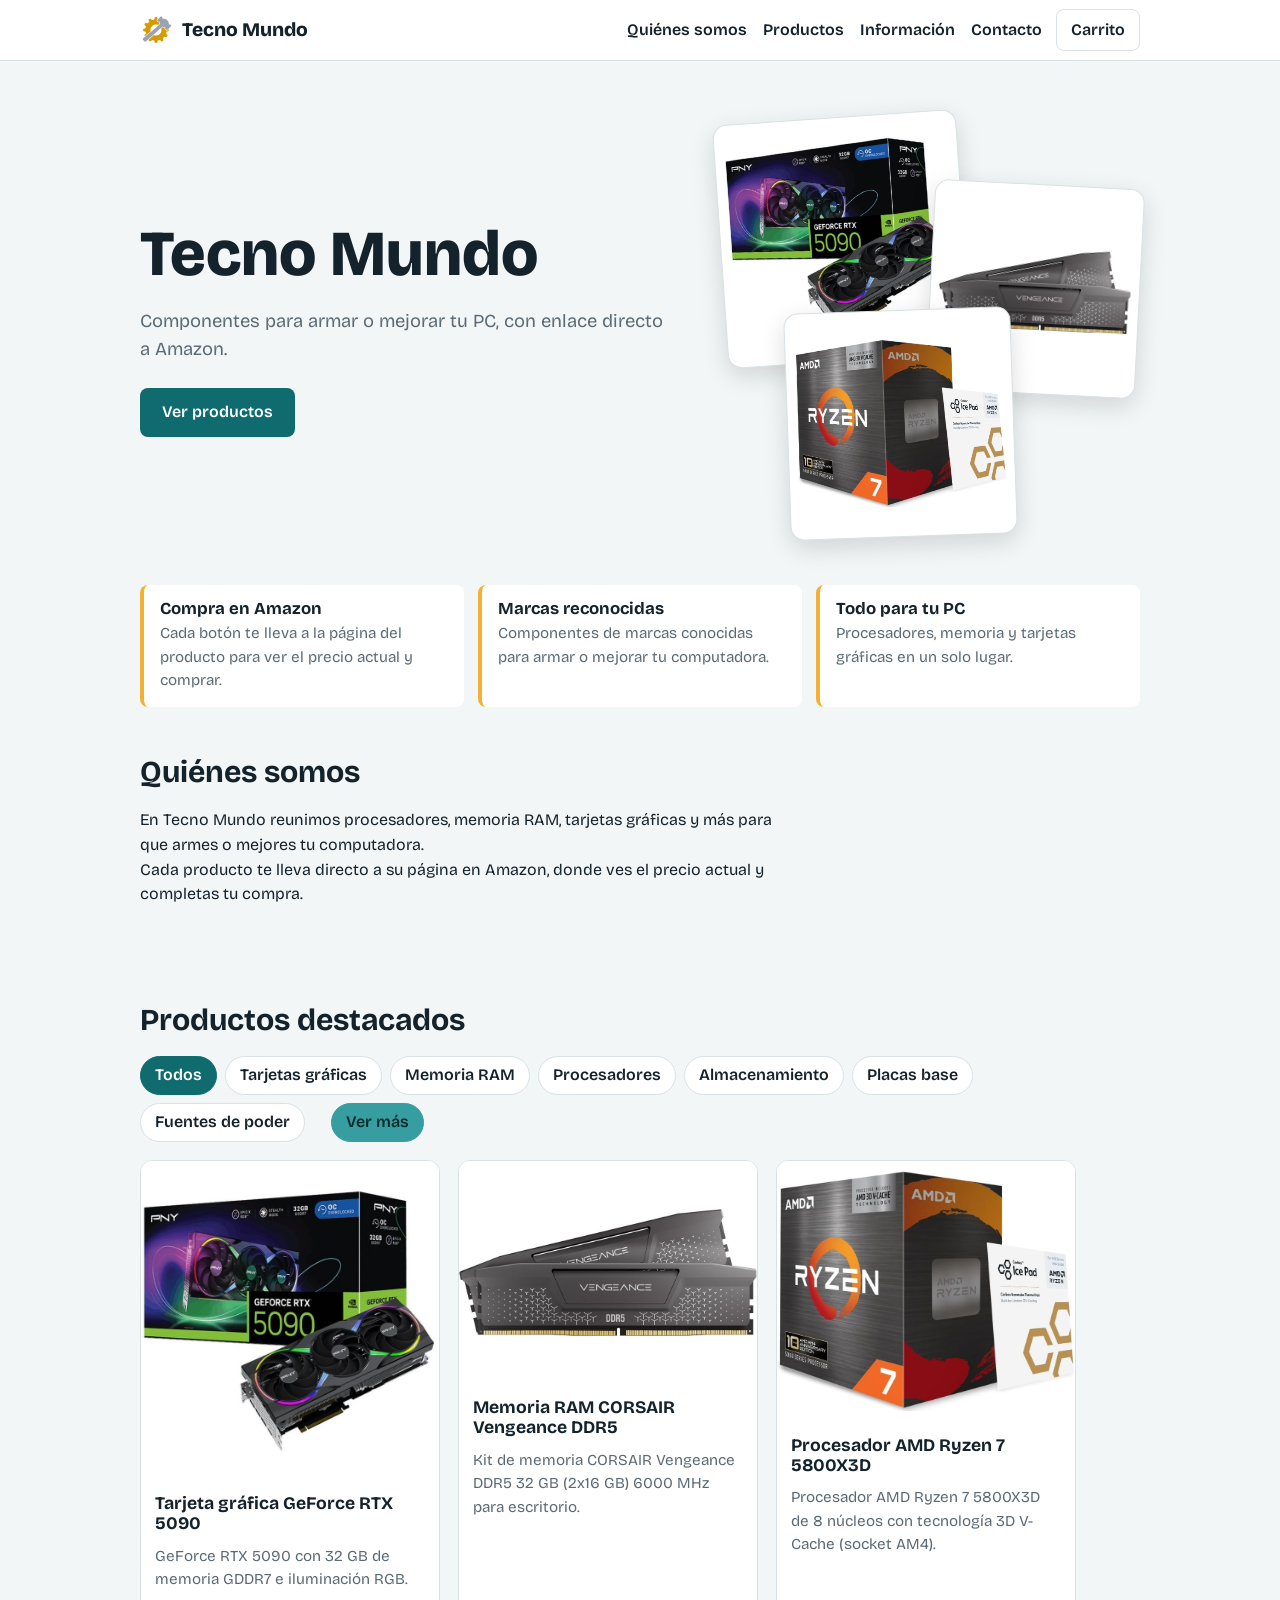
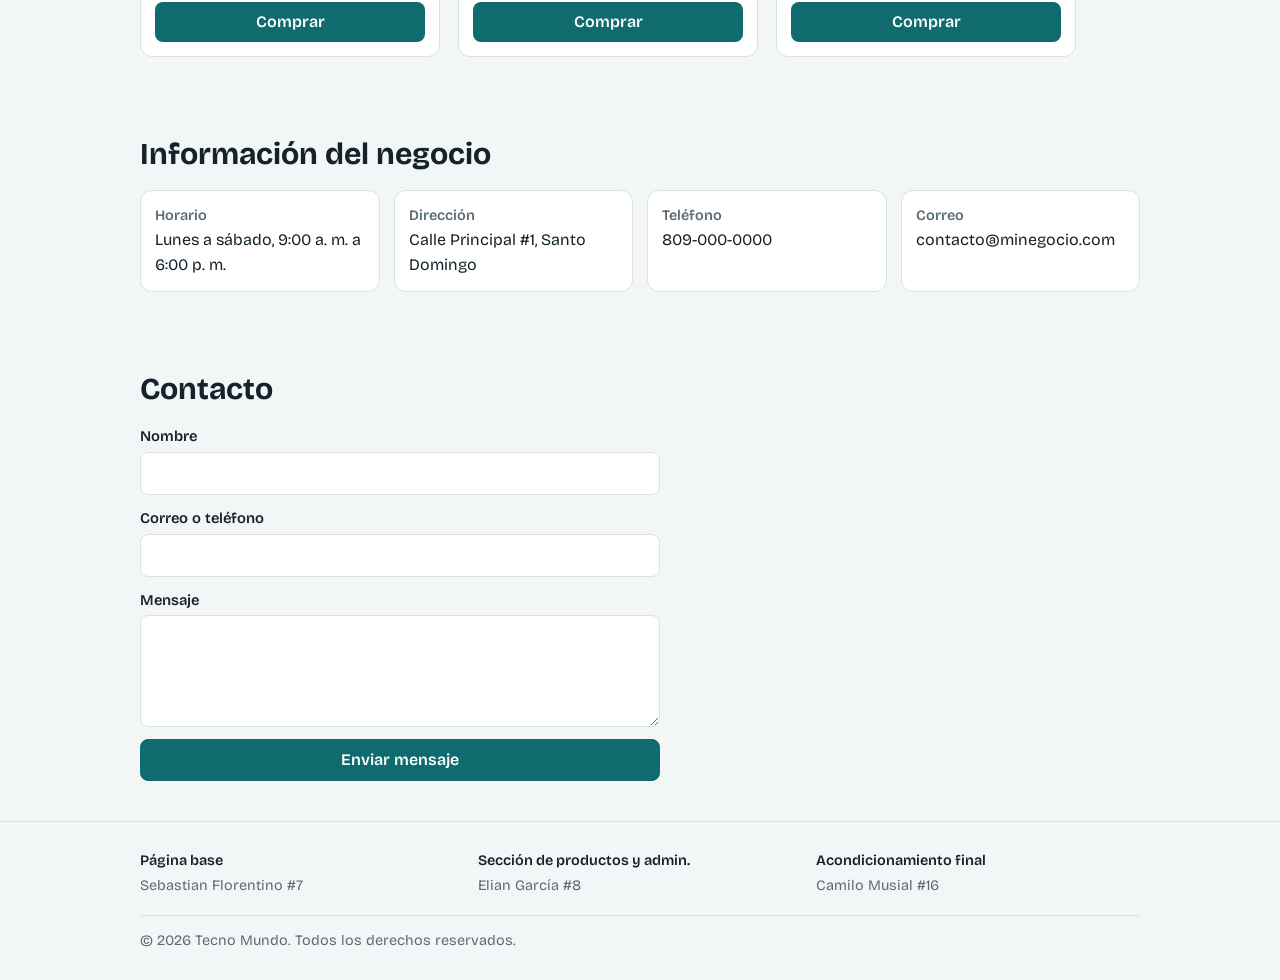
<file: index.html>
<!DOCTYPE html>
<html lang="es">
<head>
  <meta charset="utf-8">
  <meta name="viewport" content="width=device-width, initial-scale=1, viewport-fit=cover">
  <title>Tecno Mundo</title>
  <link rel="icon" type="image/png" href="assets/images/favicon.png">
  <link rel="preconnect" href="https://fonts.googleapis.com">
  <link href="https://fonts.googleapis.com/css2?family=Bricolage+Grotesque:wght@400;600;800&display=swap" rel="stylesheet">
  <link rel="stylesheet" href="assets/css/main.css">
  <link rel="stylesheet" href="assets/css/navbar.css">
  <link rel="stylesheet" href="assets/css/landing.css">
  <link rel="stylesheet" href="assets/css/track-record.css">
  <link rel="stylesheet" href="assets/css/productos.css">
  <link rel="stylesheet" href="assets/css/info.css">
  <link rel="stylesheet" href="assets/css/contacto.css">
  <link rel="stylesheet" href="assets/css/footer.css">
</head>
<body>
  <header id="navbar"></header>

  <main>
    <div class="wrap hero">
      <div class="hcopy">
        <h1 data-b="nombre">Tecno Mundo</h1>
        <p data-b="lema"></p>
        <a href="#productos" data-scroll="#productos">Ver productos</a>
      </div>
      <div class="hvis" id="hvis" aria-hidden="true"></div>
    </div>

    <section class="perks">
      <div class="wrap">
        <div class="perk">
          <h3>Compra en Amazon</h3>
          <p>Cada botón te lleva a la página del producto para ver el precio actual y comprar.</p>
        </div>
        <div class="perk">
          <h3>Marcas reconocidas</h3>
          <p>Componentes de marcas conocidas para armar o mejorar tu computadora.</p>
        </div>
        <div class="perk">
          <h3>Todo para tu PC</h3>
          <p>Procesadores, memoria y tarjetas gráficas en un solo lugar.</p>
        </div>
      </div>
    </section>

    <section id="historia">
      <div class="wrap">
        <h2>Quiénes somos</h2>
        <p class="txt" data-b="historia"></p>
      </div>
    </section>

    <section id="productos">
      <div class="wrap">
        <h2>Productos destacados</h2>
        <div class="chips" id="chips"></div>
        <div class="grid" id="grid" data-limit="3"></div>
      </div>
    </section>

    <section id="info">
      <div class="wrap">
        <h2>Información del negocio</h2>
        <div class="info">
          <div>
            <b>Horario</b>
            <span data-b="horario"></span>
          </div>
          <div>
            <b>Dirección</b>
            <span data-b="dir"></span>
          </div>
          <div>
            <b>Teléfono</b>
            <span data-b="tel"></span>
          </div>
          <div>
            <b>Correo</b>
            <span data-b="email"></span>
          </div>
        </div>
      </div>
    </section>

    <section id="contacto">
      <div class="wrap">
        <h2>Contacto</h2>
        <form class="f" id="cf">
          <label>
            Nombre
            <input name="nombre" required>
          </label>
          <label>
            Correo o teléfono
            <input name="contacto" required>
          </label>
          <label>
            Mensaje
            <textarea name="texto" rows="4" required></textarea>
          </label>
          <button class="b1" type="submit">Enviar mensaje</button>
        </form>
      </div>
    </section>
  </main>

  <footer id="footer"></footer>

  <dialog id="dCart">
    <h3 style="margin-bottom: 10px">Tu carrito</h3>
    <div id="cartList"></div>
    <div class="row" style="margin-top: 14px">
      <strong id="total"></strong>
    </div>
    <div class="row" style="margin-top: 14px">
      <button id="cClose">Seguir comprando</button>
      <button class="bacc" id="cBuy">Finalizar pedido</button>
    </div>
  </dialog>

  <div id="toast" role="status"></div>

  <script src="assets/js/data.js"></script>
  <script src="assets/js/navbar.js"></script>
  <script src="assets/js/footer.js"></script>
  <script src="assets/js/productos.js"></script>
  <script src="assets/js/carrito.js"></script>
  <script src="assets/js/contacto.js"></script>
</body>
</html>
</file>
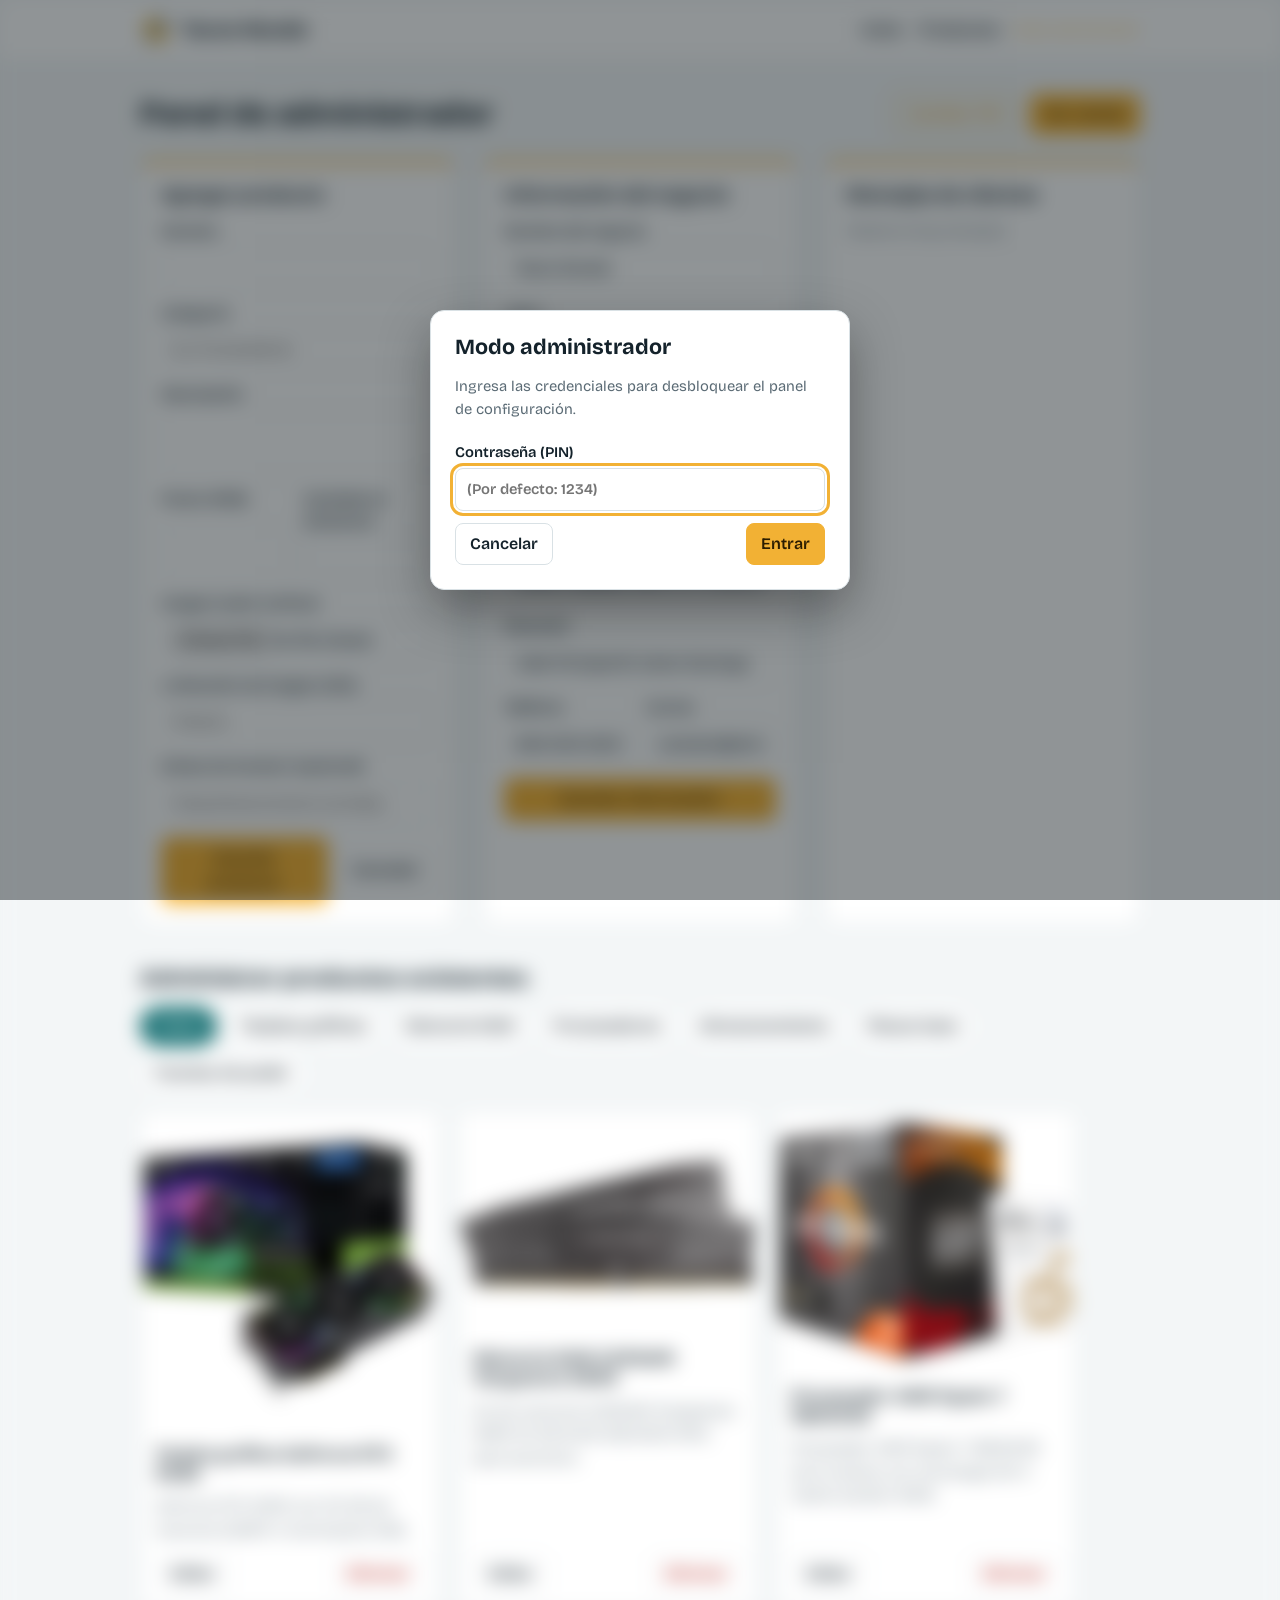
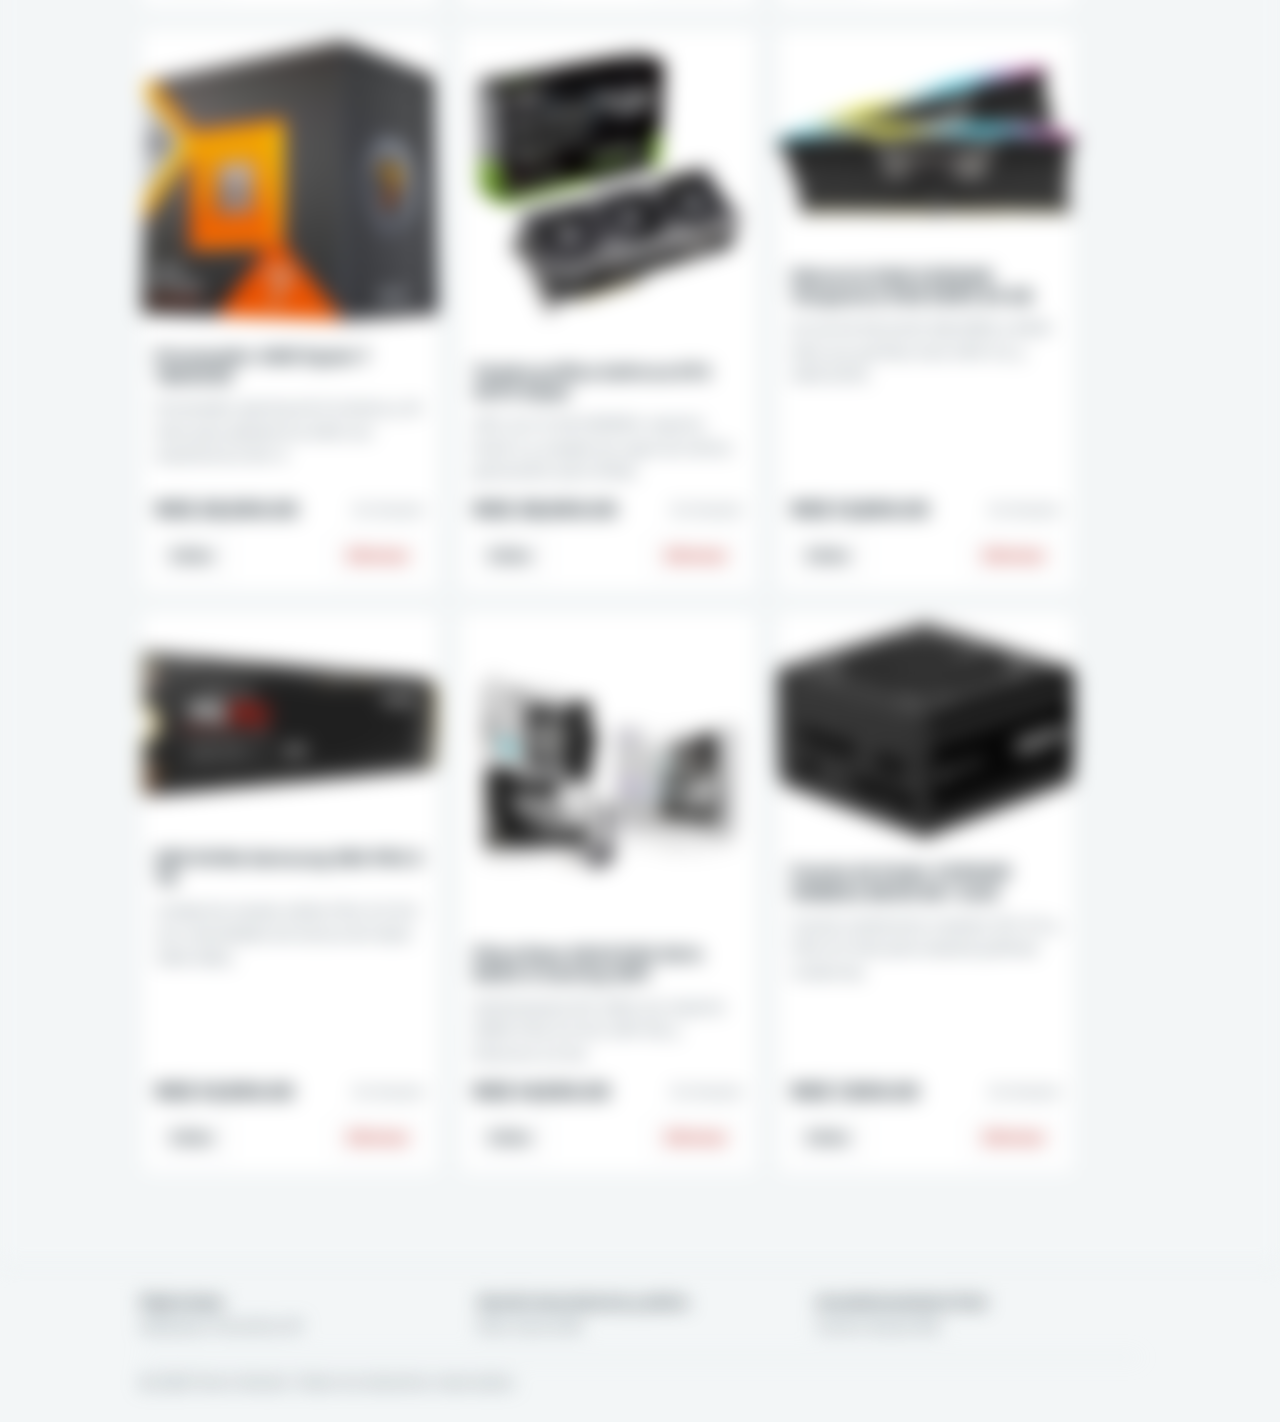
<file: admin.html>
<!DOCTYPE html>
<html lang="es">
<head>
  <meta charset="utf-8">
  <meta name="viewport" content="width=device-width, initial-scale=1, viewport-fit=cover">
  <title>Panel de Administrador | Tecno Mundo</title>
  <link rel="icon" type="image/png" href="assets/images/favicon.png">
  <link rel="preconnect" href="https://fonts.googleapis.com">
  <link href="https://fonts.googleapis.com/css2?family=Bricolage+Grotesque:wght@400;600;800&display=swap" rel="stylesheet">
  <link rel="stylesheet" href="assets/css/main.css">
  <link rel="stylesheet" href="assets/css/navbar.css">
  <link rel="stylesheet" href="assets/css/productos.css">
  <link rel="stylesheet" href="assets/css/contacto.css">
  <link rel="stylesheet" href="assets/css/admin.css">
  <link rel="stylesheet" href="assets/css/footer.css">
</head>
<body>
  <!-- CONTENIDO DEL PANEL DE ADMIN (cargado en el fondo y desenfocado hasta verificar PIN) -->
  <div id="adminShell" class="admin-shell blurred">
    <header id="navbar"></header>

    <main class="admin-panel" id="admin">
      <div class="wrap">
        <div class="admin-header-row">
          <h1>Panel de administrador</h1>
          <div class="admin-actions">
            <button type="button" class="btn-outline-acc" id="btnChangePin">Cambiar PIN</button>
            <a class="lnk" id="lnkV" href="ventas/">Ver ventas</a>
          </div>
        </div>

        <div class="cols">
          <div class="admin-card">
            <h3 id="pfTitle">Agregar producto</h3>
            <form class="f" id="pf">
              <label>
                Nombre
                <input name="nombre" required>
              </label>
              <label>
                Categoría
                <input name="cat" list="cats" placeholder="Ej.: Procesadores">
              </label>
              <datalist id="cats"></datalist>
              <label>
                Descripción
                <textarea name="desc" rows="2"></textarea>
              </label>
              <div class="two">
                <label>
                  Precio (RD$)
                  <input name="precio" type="number" min="0" step="0.01" required>
                </label>
                <label>
                  Cantidad en existencia
                  <input name="stock" type="number" min="0" step="1" required>
                </label>
              </div>
              <label>
                Imagen (subir archivo)
                <input type="file" id="pfile" accept="image/*">
              </label>
              <label>
                o dirección de imagen (URL)
                <input name="img" placeholder="https://...">
              </label>
              <label>
                Enlace de Amazon (opcional)
                <input name="url" type="url" placeholder="https://www.amazon.com/dp/...">
              </label>
              <div class="row">
                <button class="bacc" type="submit" id="pfSave">Guardar producto</button>
                <button type="button" id="pfCancel">Cancelar</button>
              </div>
            </form>
          </div>

          <div class="admin-card">
            <h3>Información del negocio</h3>
            <form class="f" id="bf">
              <label>
                Nombre del negocio
                <input name="nombre">
              </label>
              <label>
                Lema
                <input name="lema">
              </label>
              <label>
                Historia o quiénes somos
                <textarea name="historia" rows="4"></textarea>
              </label>
              <label>
                Horario
                <input name="horario">
              </label>
              <label>
                Dirección
                <input name="dir">
              </label>
              <div class="two">
                <label>
                  Teléfono
                  <input name="tel">
                </label>
                <label>
                  Correo
                  <input name="email" type="email">
                </label>
              </div>
              <button class="bacc" type="submit">Guardar información</button>
            </form>
          </div>

          <div class="admin-card">
            <h3>Mensajes de clientes</h3>
            <div id="msgs"></div>
          </div>
        </div>

        <section id="productos">
          <h2>Administrar productos existentes</h2>
          <div class="chips" id="chips" style="margin-top: 14px"></div>
          <div class="grid" id="grid"></div>
        </section>
      </div>
    </main>

    <footer id="footer"></footer>
  </div>

  <!-- POPUP DE CREDENCIALES SUPERPUESTO -->
  <div class="login-overlay" id="loginOverlay">
    <div class="login-popup" id="loginPopup" role="dialog" aria-modal="true" aria-labelledby="loginTitle">
      <form id="lf" class="f">
        <h3 id="loginTitle">Modo administrador</h3>
        <p class="login-sub">Ingresa las credenciales para desbloquear el panel de configuración.</p>
        <label>
          Contraseña (PIN)
          <input type="password" id="pin" inputmode="numeric" autocomplete="new-password" placeholder="(Por defecto: 1234)" required autofocus>
        </label>
        <div class="row">
          <button type="button" id="lCancel">Cancelar</button>
          <button class="bacc" type="submit" id="lSubmit">Entrar</button>
        </div>
        <div class="verify-status" id="verifyStatus" aria-live="polite">
          <span class="verify-icon">
            <span class="spinner"></span>
            <span class="checkmark">✓</span>
          </span>
          <span id="verifyText">Verificando...</span>
        </div>
      </form>
    </div>
  </div>

  <!-- POPUP PARA CAMBIAR PIN -->
  <div class="login-overlay hidden" id="changePinOverlay" style="display: none">
    <div class="login-popup" id="changePinPopup" role="dialog" aria-modal="true" aria-labelledby="changePinTitle">
      <form id="cpf" class="f">
        <h3 id="changePinTitle">Modificar PIN</h3>
        <p class="login-sub">Confirma tu PIN actual e ingresa el nuevo PIN numérico.</p>
        <label>
          PIN actual
          <input type="password" id="oldPin" inputmode="numeric" pattern="[0-9]+" autocomplete="current-password" required>
        </label>
        <label>
          PIN nuevo (solo números)
          <input type="password" id="newPin" inputmode="numeric" pattern="[0-9]+" autocomplete="new-password" required>
        </label>
        <div class="row">
          <button type="button" id="cpCancel">Cancelar</button>
          <button class="bacc" type="submit" id="cpSubmit">Aplicar</button>
        </div>
      </form>
    </div>
  </div>

  <div id="toast" role="status"></div>

  <script src="assets/js/data.js"></script>
  <script src="assets/js/navbar.js"></script>
  <script src="assets/js/footer.js"></script>
  <script src="assets/js/productos.js"></script>
  <script src="assets/js/admin.js"></script>
</body>
</html>
</file>
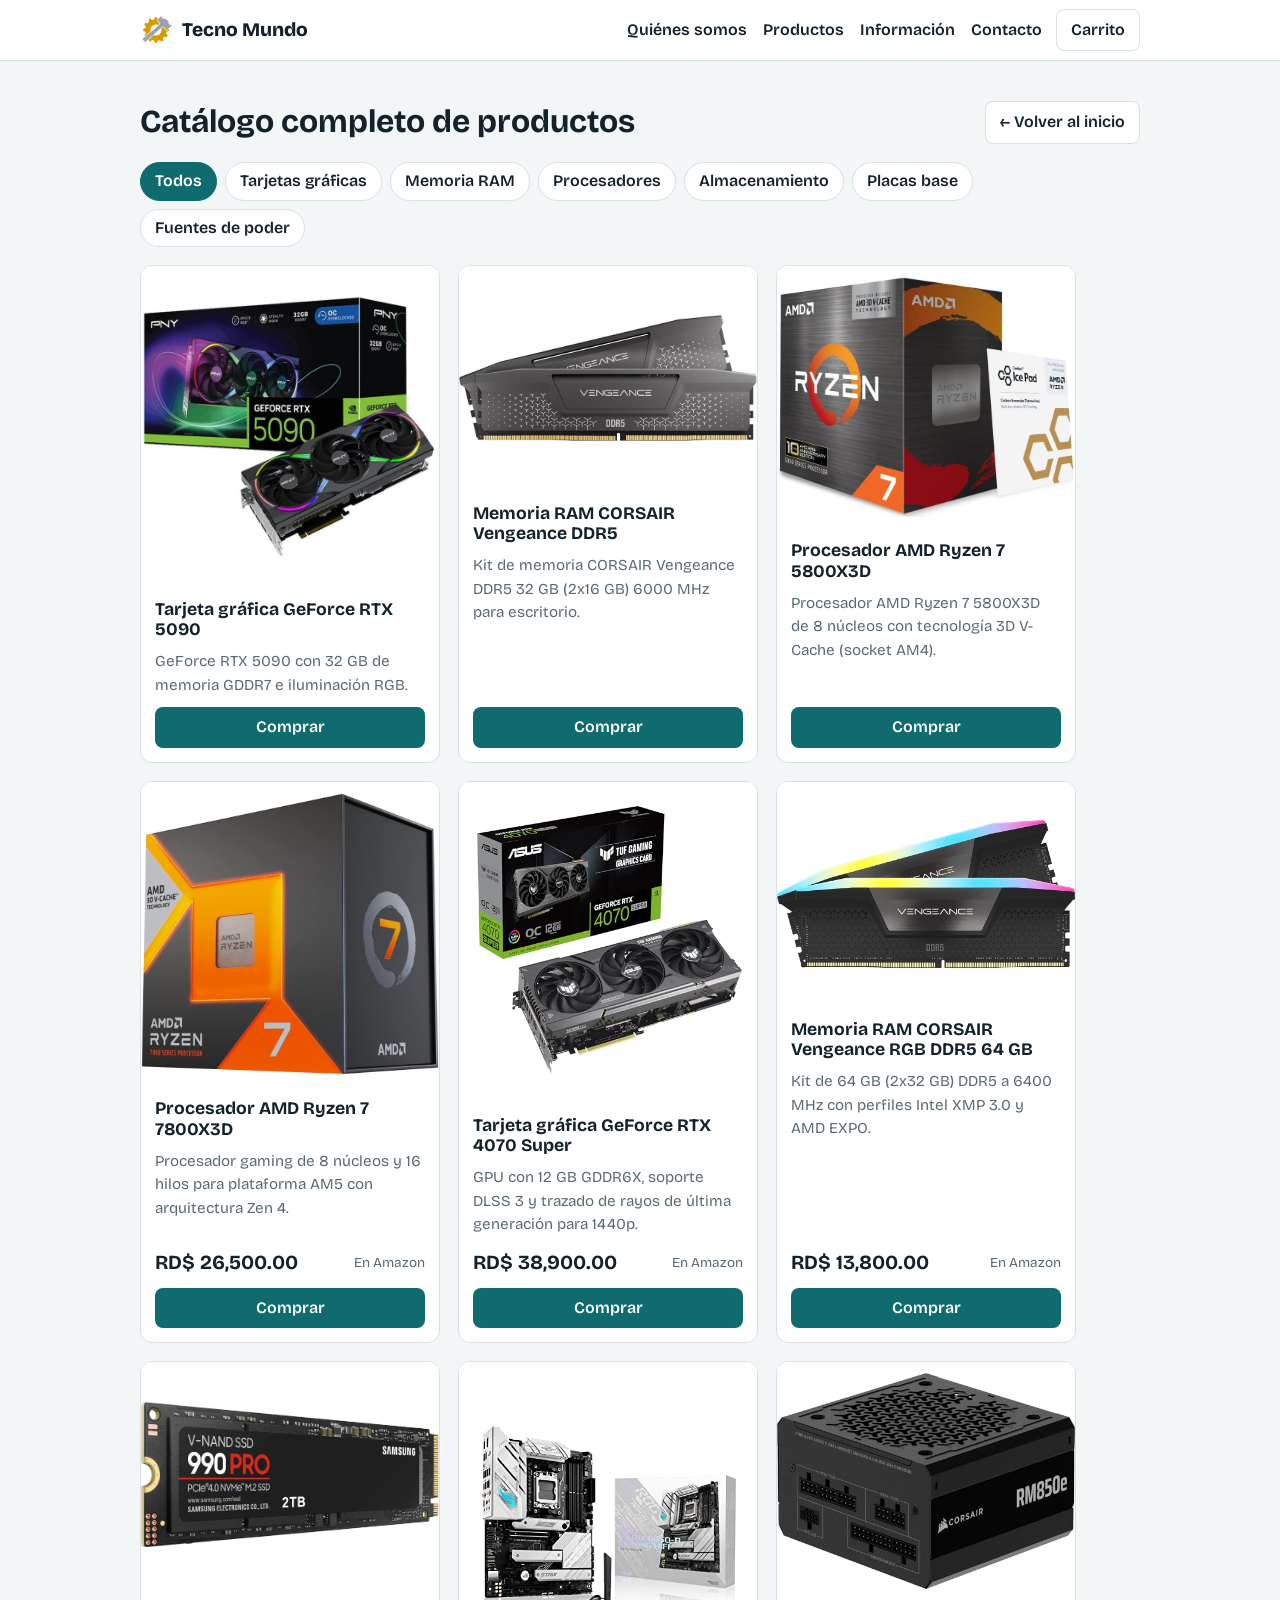
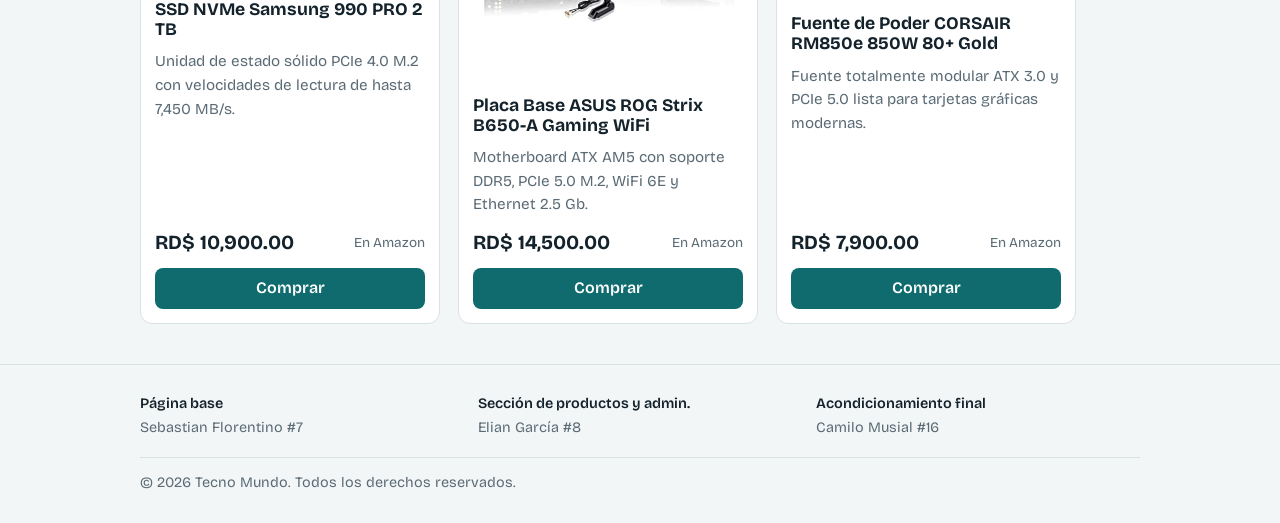
<file: productos.html>
<!DOCTYPE html>
<html lang="es">
<head>
  <meta charset="utf-8">
  <meta name="viewport" content="width=device-width, initial-scale=1, viewport-fit=cover">
  <title>Productos | Tecno Mundo</title>
  <link rel="icon" type="image/png" href="assets/images/favicon.png">
  <link rel="preconnect" href="https://fonts.googleapis.com">
  <link href="https://fonts.googleapis.com/css2?family=Bricolage+Grotesque:wght@400;600;800&display=swap" rel="stylesheet">
  <link rel="stylesheet" href="assets/css/main.css">
  <link rel="stylesheet" href="assets/css/navbar.css">
  <link rel="stylesheet" href="assets/css/productos.css">
  <link rel="stylesheet" href="assets/css/footer.css">
</head>
<body>
  <header id="navbar"></header>

  <main>
    <section id="productos">
      <div class="wrap">
        <div class="row" style="margin-bottom: 18px; flex-wrap: wrap">
          <h2 style="font-size: 2rem">Catálogo completo de productos</h2>
          <a class="btn-link" href="index.html">← Volver al inicio</a>
        </div>
        <div class="chips" id="chips"></div>
        <div class="grid" id="grid"></div>
      </div>
    </section>
  </main>

  <footer id="footer"></footer>

  <dialog id="dCart">
    <h3 style="margin-bottom: 10px">Tu carrito</h3>
    <div id="cartList"></div>
    <div class="row" style="margin-top: 14px">
      <strong id="total"></strong>
    </div>
    <div class="row" style="margin-top: 14px">
      <button id="cClose">Seguir comprando</button>
      <button class="bacc" id="cBuy">Finalizar pedido</button>
    </div>
  </dialog>

  <div id="toast" role="status"></div>

  <script src="assets/js/data.js"></script>
  <script src="assets/js/navbar.js"></script>
  <script src="assets/js/footer.js"></script>
  <script src="assets/js/productos.js"></script>
  <script src="assets/js/carrito.js"></script>
</body>
</html>
</file>
<file: assets/css/main.css>
:root {
  --bg: #f3f6f7;
  --surf: #fff;
  --ink: #14222b;
  --mut: #5b6b75;
  --pri: #0f6b6e;
  --onpri: #fff;
  --acc: #f2b134;
  --onacc: #2b1d00;
  --line: #d9e1e5;
  --danger: #b3261e;
  color-scheme: light;
  box-sizing: border-box;
  padding-top: env(safe-area-inset-top, 0px);
  padding-bottom: env(safe-area-inset-bottom, 0px);
}

@media (prefers-color-scheme: dark) {
  :root:not([data-theme="light"]) {
    --bg: #0f171c;
    --surf: #18242b;
    --ink: #e8eef1;
    --mut: #9fb0ba;
    --pri: #4fc3c6;
    --onpri: #06292a;
    --line: #2a3a43;
    --danger: #ff8a80;
    color-scheme: dark;
  }
}

:root[data-theme="dark"] {
  --bg: #0f171c;
  --surf: #18242b;
  --ink: #e8eef1;
  --mut: #9fb0ba;
  --pri: #4fc3c6;
  --onpri: #06292a;
  --line: #2a3a43;
  --danger: #ff8a80;
  color-scheme: dark;
}

html {
  scroll-padding-top: calc(env(safe-area-inset-top, 0px) + 70px);
  scroll-behavior: smooth;
}

@media (prefers-reduced-motion: reduce) {
  html {
    scroll-behavior: auto;
  }
}

* {
  box-sizing: border-box;
}

body {
  margin: 0;
  background: var(--bg);
  color: var(--ink);
  font: 16px/1.55 "Bricolage Grotesque", system-ui, -apple-system, "Segoe UI", sans-serif;
}

body::before {
  content: "";
  position: fixed;
  inset: 0 0 auto;
  height: env(safe-area-inset-top, 0px);
  background: var(--surf);
  z-index: 10;
}

h1,
h2,
h3 {
  line-height: 1.15;
  margin: 0;
}

a {
  color: var(--pri);
}

.wrap {
  max-width: 1040px;
  margin: 0 auto;
  padding: 0 20px;
}

section {
  padding: 40px 0;
}

section > .wrap > h2 {
  font-size: 1.9rem;
  margin-bottom: 18px;
}

button,
input,
textarea {
  font: inherit;
  color: inherit;
}

button,
.btn-link {
  cursor: pointer;
  border-radius: 8px;
  border: 1px solid var(--line);
  background: var(--surf);
  color: var(--ink);
  padding: 8px 14px;
  font-weight: 600;
  text-decoration: none;
  display: inline-block;
}

button:focus-visible,
input:focus-visible,
textarea:focus-visible,
a:focus-visible {
  outline: 3px solid var(--acc);
  outline-offset: 2px;
}

.b1 {
  background: var(--pri);
  color: var(--onpri);
  border-color: var(--pri);
  width: 100%;
}

.b1:disabled {
  opacity: 0.45;
  cursor: not-allowed;
}

a.b1 {
  display: block;
  text-align: center;
  text-decoration: none;
  border-radius: 8px;
  padding: 8px 14px;
  font-weight: 600;
}

.bacc {
  background: var(--acc);
  color: var(--onacc);
  border-color: var(--acc);
}

.dng {
  color: var(--danger);
}

.lnk {
  display: inline-block;
  border-radius: 8px;
  padding: 8px 14px;
  font-weight: 600;
  text-decoration: none;
  background: var(--acc);
  color: var(--onacc);
}

.row {
  display: flex;
  justify-content: space-between;
  align-items: center;
  gap: 8px;
}

.row strong {
  font-size: 1.25rem;
}

dialog {
  border: 1px solid var(--line);
  border-radius: 12px;
  background: var(--surf);
  color: var(--ink);
  width: min(440px, 92vw);
  padding: 20px;
}

dialog::backdrop {
  background: rgba(0, 0, 0, 0.5);
}

.ci {
  display: flex;
  justify-content: space-between;
  gap: 8px;
  padding: 8px 0;
  border-bottom: 1px solid var(--line);
}

#toast {
  position: fixed;
  left: 50%;
  bottom: calc(20px + env(safe-area-inset-bottom, 0px));
  transform: translateX(-50%);
  background: var(--ink);
  color: var(--bg);
  padding: 10px 16px;
  border-radius: 8px;
  display: none;
  z-index: 50;
}
</file>
<file: assets/css/navbar.css>
header {
  position: sticky;
  top: env(safe-area-inset-top, 0px);
  background: var(--surf);
  border-bottom: 1px solid var(--line);
  z-index: 30;
}

header .wrap {
  display: flex;
  align-items: center;
  gap: 14px;
  min-height: 60px;
  flex-wrap: wrap;
  padding-top: 6px;
  padding-bottom: 6px;
}

.brand {
  display: inline-flex;
  align-items: center;
  gap: 10px;
  font-weight: 800;
  font-size: 1.2rem;
  margin-right: auto;
  text-decoration: none;
  color: inherit;
}

.brand-logo {
  height: 32px;
  width: auto;
  object-fit: contain;
  display: block;
}

nav {
  display: flex;
  gap: 16px;
  flex-wrap: wrap;
}

nav a {
  text-decoration: none;
  color: var(--ink);
  font-weight: 600;
}

.badge {
  display: none;
  background: var(--acc);
  color: var(--onacc);
  border-radius: 99px;
  padding: 0 8px;
  margin-left: 6px;
  font-size: 0.85rem;
}

.modo {
  font-size: 0.85rem;
  font-weight: 300;
  color: var(--acc);
}

/* Capa sólida del color del fondo que cubre todo menos el navbar al navegar entre páginas */
.page-transition {
  position: fixed;
  top: calc(env(safe-area-inset-top, 0px) + 61px);
  left: 0;
  right: 0;
  bottom: 0;
  background: var(--bg);
  z-index: 25;
  opacity: 1;
  pointer-events: all;
  transition: opacity 0.32s ease;
}

.page-transition.fade-out {
  opacity: 0;
  pointer-events: none;
}

@media (max-width: 600px) {
  header {
    position: static;
  }
}
</file>
<file: assets/css/landing.css>
.hero {
  padding: 56px 20px 40px;
  display: grid;
  grid-template-columns: 1.1fr 0.9fr;
  gap: 32px;
  align-items: center;
}

.hero h1 {
  font-size: clamp(2.2rem, 7vw, 4rem);
  font-weight: 800;
  max-width: 14ch;
}

.hero p {
  font-size: 1.15rem;
  color: var(--mut);
  max-width: 44ch;
  margin: 16px 0 24px;
}

.hero a {
  display: inline-block;
  background: var(--pri);
  color: var(--onpri);
  padding: 12px 22px;
  border-radius: 8px;
  font-weight: 600;
  text-decoration: none;
}

.hvis {
  position: relative;
  width: 100%;
  max-width: 420px;
  aspect-ratio: 1 / 1;
  justify-self: end;
}

.hvis div {
  position: absolute;
  background: #fff;
  border: 1px solid var(--line);
  border-radius: 14px;
  padding: 8px;
  box-shadow: 0 8px 24px rgba(0, 0, 0, 0.14);
  display: grid;
}

.hvis img {
  width: 100%;
  height: 100%;
  object-fit: contain;
}

.hvis .t1 {
  top: 0;
  left: 0;
  width: 58%;
  aspect-ratio: 1 / 1;
  transform: rotate(-4deg);
}

.hvis .t2 {
  top: 16%;
  right: 0;
  width: 50%;
  aspect-ratio: 1 / 1;
  transform: rotate(3deg);
  z-index: 2;
}

.hvis .t3 {
  bottom: 0;
  left: 16%;
  width: 54%;
  aspect-ratio: 1 / 1;
  transform: rotate(-2deg);
  z-index: 3;
}

@media (max-width: 760px) {
  .hero {
    grid-template-columns: 1fr;
    padding-top: 36px;
  }

  .hvis {
    justify-self: center;
    max-width: 320px;
  }
}

.perks {
  padding: 8px 0 8px;
}

.perks .wrap {
  display: grid;
  grid-template-columns: repeat(auto-fit, minmax(240px, 1fr));
  gap: 14px;
}

.perk {
  background: var(--surf);
  border-left: 4px solid var(--acc);
  border-radius: 8px;
  padding: 14px 16px;
}

.perk h3 {
  font-size: 1.05rem;
  margin-bottom: 4px;
}

.perk p {
  margin: 0;
  color: var(--mut);
  font-size: 0.95rem;
}
</file>
<file: assets/css/track-record.css>
.txt {
  max-width: 64ch;
  white-space: pre-line;
}
</file>
<file: assets/css/productos.css>
.chips {
  display: flex;
  gap: 8px;
  flex-wrap: wrap;
  margin-bottom: 18px;
}

.chip {
  border-radius: 99px;
  padding: 6px 14px;
}

.chip[aria-pressed="true"] {
  background: var(--pri);
  color: var(--onpri);
  border-color: var(--pri);
}

.chip-more {
  display: inline-flex;
  align-items: center;
  margin-left: 18px;
  background: #369da0;
  color: #06292a;
  border: 1px solid #369da0;
  font-weight: 600;
  text-decoration: none;
  transition: background 0.2s ease, transform 0.15s ease;
}

.chip-more:hover {
  background: #42b1b4;
}

.grid {
  display: grid;
  grid-template-columns: repeat(auto-fit, minmax(230px, 300px));
  gap: 18px;
  justify-content: start;
}

.card {
  background: var(--surf);
  border: 1px solid var(--line);
  border-radius: 12px;
  overflow: hidden;
  display: flex;
  flex-direction: column;
}

.ph {
  aspect-ratio: 4 / 3;
  background: var(--pri);
  color: var(--onpri);
  display: grid;
  place-items: center;
  font-size: 3rem;
  font-weight: 800;
}

.ph img {
  width: 100%;
  height: 100%;
  object-fit: contain;
  background: #fff;
}

.ph .pl {
  display: block;
  width: 100%;
  height: 100%;
}

.cb {
  padding: 14px;
  display: flex;
  flex-direction: column;
  gap: 10px;
  flex: 1;
}

.cb h3 {
  font-size: 1.1rem;
}

.cb h3 a {
  color: inherit;
  text-decoration: none;
}

.cb h3 a:hover {
  text-decoration: underline;
}

.d {
  margin: 0;
  color: var(--mut);
  font-size: 0.95rem;
  flex: 1;
}

.st {
  font-size: 0.85rem;
  color: var(--mut);
}

.st.out {
  color: var(--danger);
  font-weight: 600;
}
</file>
<file: assets/css/info.css>
.info {
  display: grid;
  grid-template-columns: repeat(auto-fit, minmax(220px, 1fr));
  gap: 14px;
}

.info div {
  background: var(--surf);
  border: 1px solid var(--line);
  border-radius: 12px;
  padding: 14px;
}

.info b {
  display: block;
  color: var(--mut);
  font-weight: 600;
  font-size: 0.9rem;
}
</file>
<file: assets/css/contacto.css>
form.f {
  display: grid;
  gap: 12px;
  max-width: 520px;
}

label {
  display: grid;
  gap: 4px;
  font-weight: 600;
  font-size: 0.92rem;
}

input,
textarea {
  border: 1px solid var(--line);
  background: var(--surf);
  border-radius: 8px;
  padding: 9px 11px;
  width: 100%;
}
</file>
<file: assets/css/footer.css>
footer {
  padding: 28px 0;
  color: var(--mut);
  border-top: 1px solid var(--line);
  font-size: 0.9rem;
}

.footer-credits {
  display: grid;
  grid-template-columns: repeat(auto-fit, minmax(200px, 1fr));
  gap: 14px;
  margin-bottom: 18px;
}

.footer-credit b {
  display: block;
  color: var(--ink);
  font-weight: 600;
  margin-bottom: 2px;
}

.footer-copy {
  padding-top: 14px;
  border-top: 1px solid var(--line);
}
</file>
<file: assets/css/admin.css>
/* Fondo del panel de administrador con efecto de desenfoque */
.admin-shell {
  transition: filter 0.45s ease, transform 0.45s ease;
}

.admin-shell.blurred {
  filter: blur(10px);
  pointer-events: none;
  user-select: none;
}

.admin-panel {
  background: var(--bg);
  padding: 32px 0 48px;
}

.admin-header-row {
  display: flex;
  justify-content: space-between;
  align-items: center;
  gap: 12px;
  flex-wrap: wrap;
  margin-bottom: 24px;
}

.admin-header-row h1 {
  font-size: 2rem;
}

.admin-actions {
  display: flex;
  align-items: center;
  gap: 12px;
  flex-wrap: wrap;
}

.btn-outline-acc {
  background: transparent;
  border: 1.5px solid var(--acc);
  color: var(--acc);
  border-radius: 8px;
  padding: 8px 14px;
  font-weight: 600;
  cursor: pointer;
  transition: background 0.2s ease, color 0.2s ease;
}

.btn-outline-acc:hover {
  background: rgba(242, 177, 52, 0.12);
}

.cols {
  display: grid;
  grid-template-columns: repeat(auto-fit, minmax(300px, 1fr));
  gap: 28px;
}

.admin-card {
  background: var(--surf);
  border: 1px solid var(--line);
  border-top: 4px solid var(--acc);
  border-radius: 12px;
  padding: 20px;
}

.admin-card h3 {
  margin-bottom: 14px;
  font-size: 1.2rem;
}

.two {
  display: grid;
  grid-template-columns: 1fr 1fr;
  gap: 12px;
}

.msg {
  border: 1px solid var(--line);
  border-radius: 8px;
  padding: 10px;
  margin-bottom: 8px;
  font-size: 0.92rem;
}

/* Popup de credenciales superpuesto sobre el fondo desenfocado */
.login-overlay {
  position: fixed;
  inset: 0;
  background: rgba(10, 18, 23, 0.45);
  display: grid;
  place-items: center;
  z-index: 40;
  padding: 20px;
  transition: opacity 0.35s ease;
}

.login-overlay.hidden {
  opacity: 0;
  pointer-events: none;
}

.login-popup {
  border: 1px solid var(--line);
  border-radius: 14px;
  background: var(--surf);
  color: var(--ink);
  width: min(420px, 92vw);
  padding: 24px;
  box-shadow: 0 20px 50px rgba(0, 0, 0, 0.35);
  transform: scale(1);
  opacity: 1;
  transition: transform 0.38s cubic-bezier(0.4, 0, 0.2, 1), opacity 0.35s ease;
}

.login-popup.shrinking {
  transform: scale(0.65);
  opacity: 0;
}

.login-popup h3 {
  font-size: 1.35rem;
  margin-bottom: 4px;
}

.login-sub {
  margin: 0 0 8px;
  font-size: 0.92rem;
  color: var(--mut);
}

/* Indicador de verificación debajo del CTA */
.verify-status {
  display: none;
  align-items: center;
  justify-content: center;
  gap: 10px;
  margin-top: 8px;
  padding: 10px 12px;
  border-radius: 8px;
  background: var(--bg);
  font-weight: 600;
  font-size: 0.95rem;
}

.verify-status.active {
  display: flex;
}

.verify-icon {
  width: 20px;
  height: 20px;
  display: inline-grid;
  place-items: center;
  flex-shrink: 0;
}

.spinner {
  width: 18px;
  height: 18px;
  border: 2.5px solid var(--line);
  border-top-color: var(--pri);
  border-radius: 50%;
  animation: spinLoop 0.75s linear infinite;
}

@keyframes spinLoop {
  to {
    transform: rotate(360deg);
  }
}

.checkmark {
  display: none;
  width: 20px;
  height: 20px;
  border-radius: 50%;
  background: #22c55e;
  color: #fff;
  font-size: 0.8rem;
  line-height: 20px;
  text-align: center;
  font-weight: 800;
  animation: popIn 0.25s cubic-bezier(0.18, 0.89, 0.32, 1.28);
}

@keyframes popIn {
  from {
    transform: scale(0.4);
    opacity: 0;
  }
  to {
    transform: scale(1);
    opacity: 1;
  }
}

.verify-status.verified {
  color: #22c55e;
}

.verify-status.verified .spinner {
  display: none;
}

.verify-status.verified .checkmark {
  display: inline-block;
}
</file>
